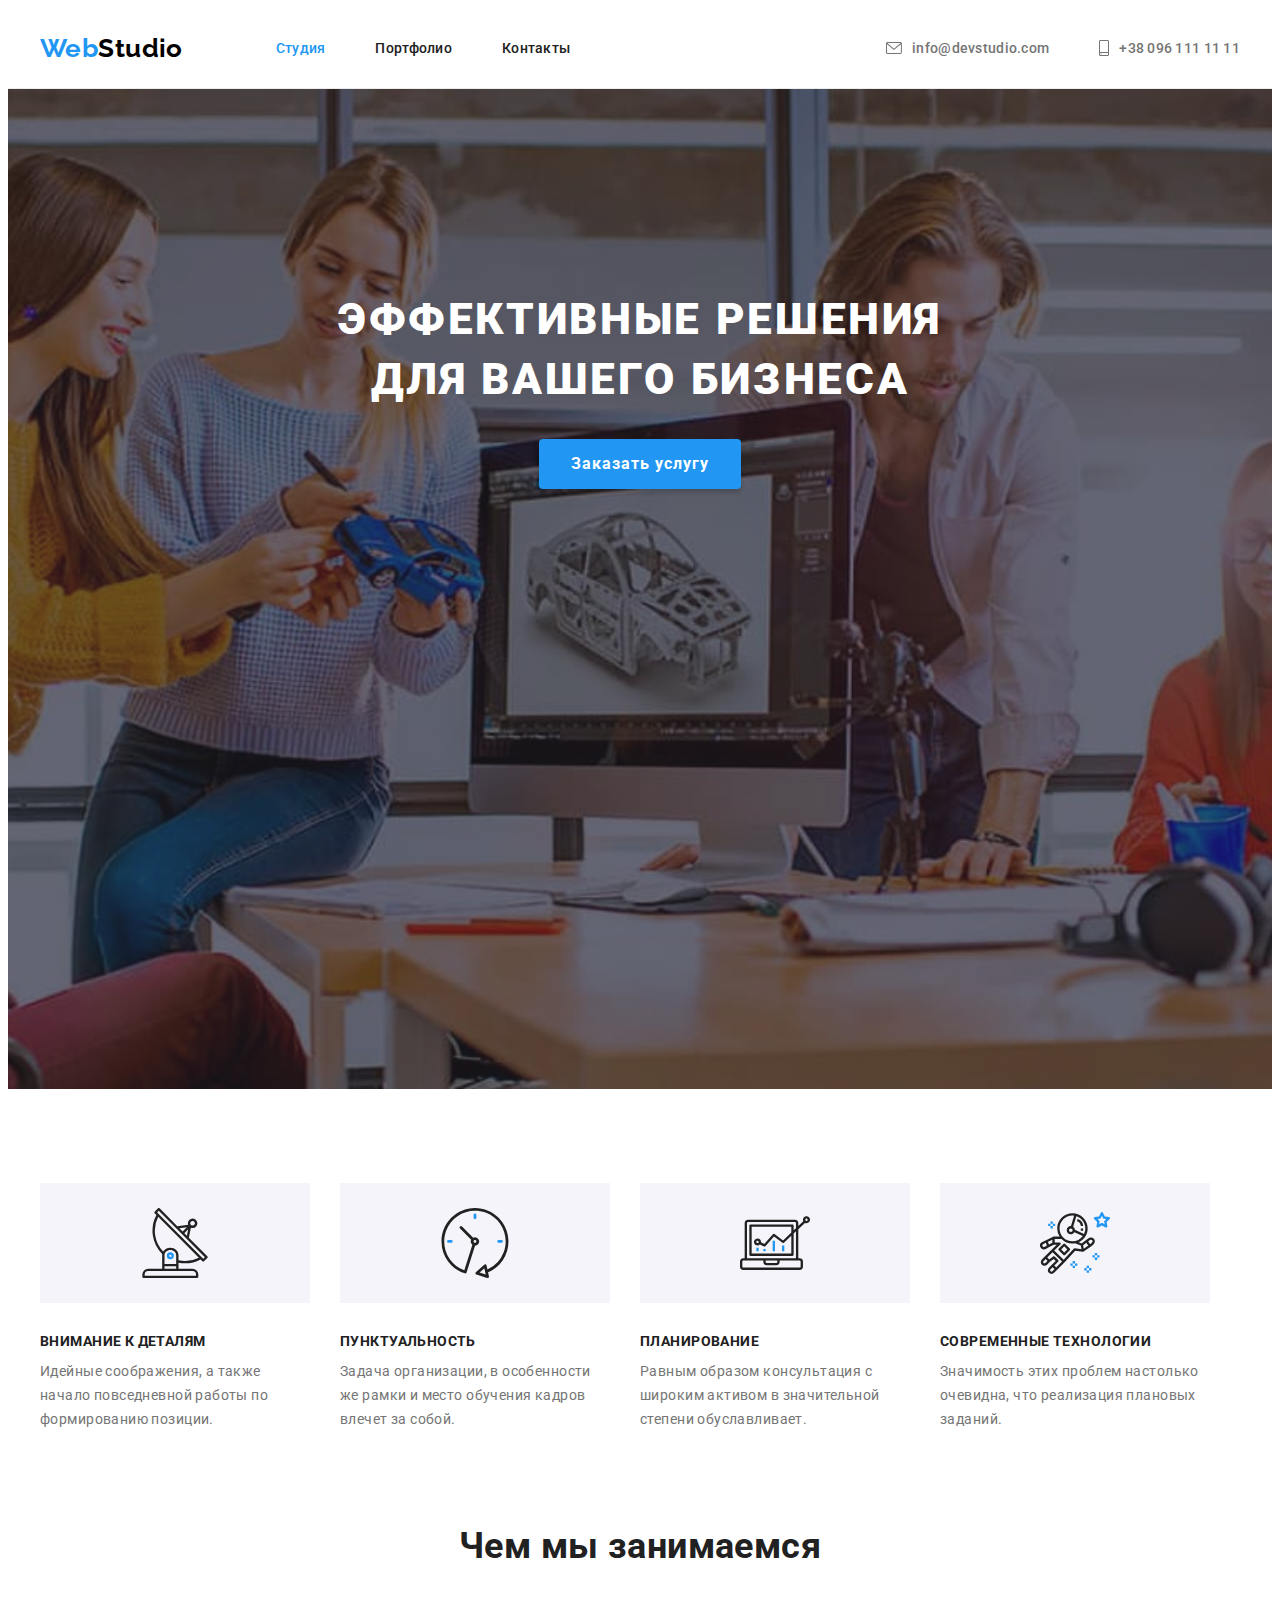
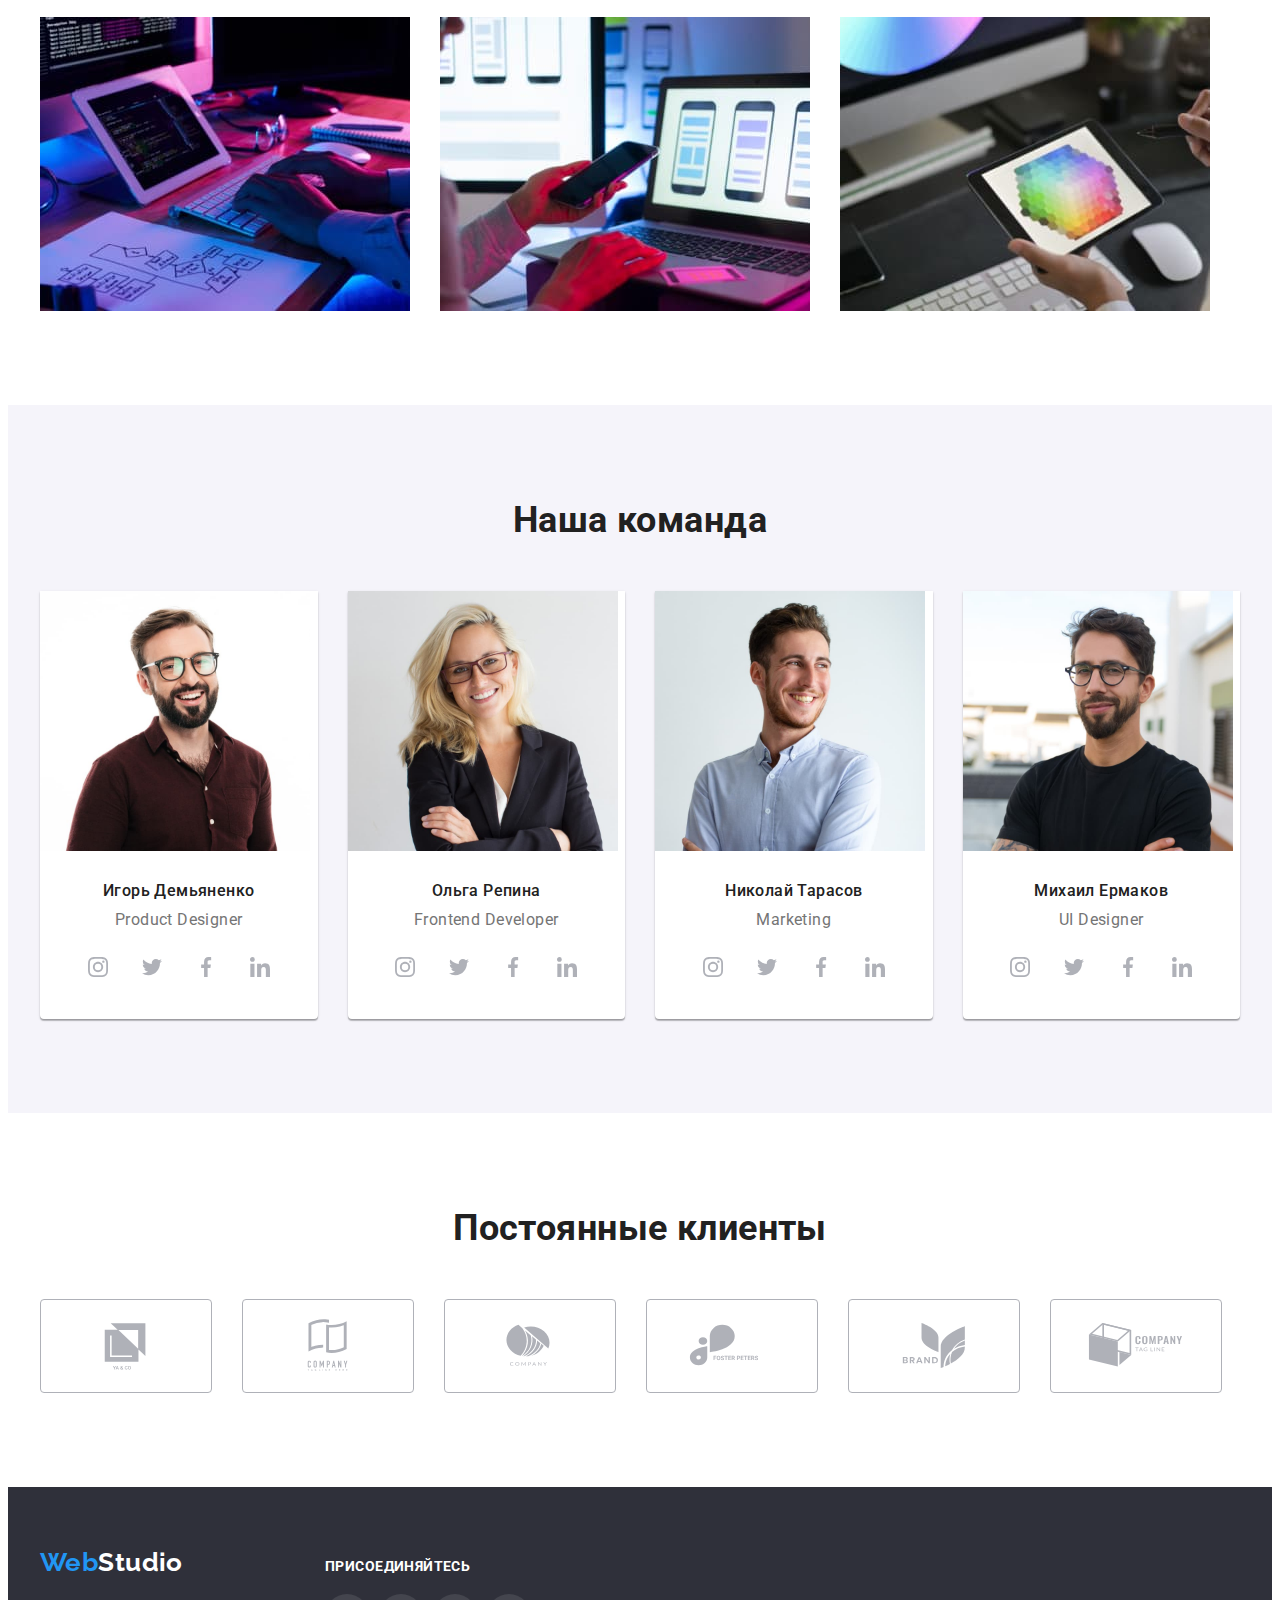
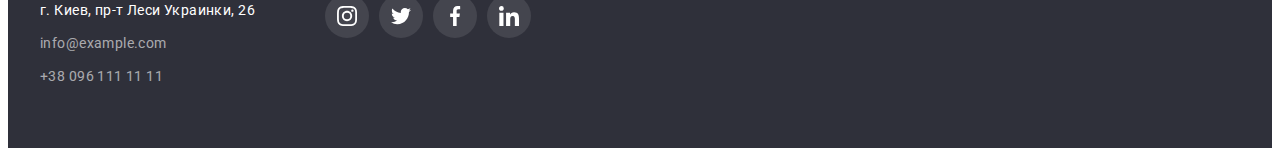
<file: index.html>
<!DOCTYPE html>
<html lang="ru">

<head>
  <meta charset="UTF-8" />
  <meta http-equiv="X-UA-Compatible" content="IE=edge" />
  <meta name="viewport" content="width=device-width, initial-scale=1.0" />
  <title>Студия</title>
  <link rel="preconnect" href="https://fonts.googleapis.com" />
  <link rel="preconnect" href="https://fonts.gstatic.com" crossorigin />
  <link href="https://fonts.googleapis.com/css2?family=Raleway:wght@700&family=Roboto:wght@400;500;700;900&display=swap"
    rel="stylesheet" />
  <!-- modern-nomalize start -->
  <link rel="stylesheet" href="https://cdnjs.cloudflare.com/ajax/libs/modern-normalize/1.1.0/modern-normalize.min.css"
    integrity="sha512-wpPYUAdjBVSE4KJnH1VR1HeZfpl1ub8YT/NKx4PuQ5NmX2tKuGu6U/JRp5y+Y8XG2tV+wKQpNHVUX03MfMFn9Q=="
    crossorigin="anonymous" referrerpolicy="no-referrer" />
  <!-- modern-nomalize end -->
  <link rel="stylesheet" href="./css/styles.css" />
</head>

<body>
  <!-- header -->
  <header class="header">
    <div class="container header-container">
      <a class="header-logo link" href="index.html" lang="en"><span class="accent-header">Web</span>Studio</a>
      <nav class="header-nav">
        <ul class="header-list list">
          <li class="header-item list">
            <a class="header-link header-link-current link" href="./index.html">Студия</a>
          </li>
          <li class="header-item list">
            <a class="header-link link" href="./portfolio.html">Портфолио</a>
          </li>
          <li class="header-item list">
            <a class="header-link link" href="#">Контакты</a>
          </li>
        </ul>
      </nav>
      <ul class="header-list list">
        <li class="header-contacts list">
          <a class="header-link header-mail link" href="mailto:info@devstudio.com">
            <svg class="header-icon" width="16" height="12">
              <use href="./images/icons.svg#icon-mail"></use>
            </svg>info@devstudio.com</a>
        </li>
        <li class="header-contacts list">
          <a class="header-link header-tel link" href="tel:+380961111111">
            <svg class="header-icon" width="10" height="16">
              <use href="./images/icons.svg#icon-phone"></use>
            </svg>+38 096 111 11 11</a>
        </li>
      </ul>
    </div>
  </header>

  <main>
    <!-- Шапка -->
    <section class="hero">
      <div class="hero-container">
        <h1 class="hero-title">Эффективные решения для вашего бизнеса</h1>
        <button class="hero-btn btn" type="button">Заказать услугу</button>
      </div>
    </section>

    <!-- Особенности -->
    <section class="features section">
      <div class="container">
        <h2 class="visually-hidden">Особенности</h2>
        <ul class="features-list list">
          <li class="features-item">
            <div class="features-icon">
              <svg width="70" height="70">
                <use href="./images/icons.svg#icon-antenna"></use>
              </svg>
            </div>
            <h3 class="features-title">Внимание к деталям</h3>
            <p class="features-descr">
              Идейные соображения, а также начало повседневной работы по формированию позиции.
            </p>
          </li>
          <li class="features-item">
            <div class="features-icon">
              <svg width="70" height="70">
                <use href="./images/icons.svg#icon-clock"></use>
              </svg>
            </div>

            <h3 class="features-title">Пунктуальность</h3>
            <p class="features-descr">
              Задача организации, в особенности же рамки и место обучения кадров влечет за собой.
            </p>
          </li>
          <li class="features-item">
            <div class="features-icon">
              <svg width="70" height="70">
                <use href="./images/icons.svg#icon-diagram"></use>
              </svg>
            </div>

            <h3 class="features-title">Планирование</h3>
            <p class="features-descr">
              Равным образом консультация с широким активом в значительной степени обуславливает.
            </p>
          </li>
          <li class="features-item">
            <div class="features-icon">
              <svg width="70" height="70">
                <use href="./images/icons.svg#icon-astronaut"></use>
              </svg>
            </div>

            <h3 class="features-title">Современные технологии</h3>
            <p class="features-descr">
              Значимость этих проблем настолько очевидна, что реализация плановых заданий.
            </p>
          </li>
        </ul>
      </div>
    </section>

    <!-- Чем мы занимаемся -->
    <section class="work section">
      <div class="container work-container">
        <h2 class="work-title">Чем мы занимаемся</h2>
        <ul class="work-list list">
          <li class="work-item">
            <img class="img work-item-img" src="./images/box1.jpg" alt="Верстка" width="370" height="294" />
          </li>
          <li class="work-item">
            <img class="img work-item-img" src="./images/box2.jpg" alt="Оптимизация под все устройства" width="370"
              height="294" />
          </li>
          <li class="work-item">
            <img class="img work-item-img" src="./images/box3.jpg" alt="Дизайн сайта" width="370" height="294" />
          </li>
        </ul>
      </div>
    </section>

    <!-- Наша команда -->
    <section class="team section">
      <div class="container">
        <h2 class="team-title">Наша команда</h2>
        <ul class="team-list list">
          <li class="team-item">
            <img class="img team-item-img" src="./images/teamcard1.jpg" lang="en" alt="Product Designer" width="270"
              height="260" />
            <div class="team-wrapper">
              <h3 class="team-item-title">Игорь Демьяненко</h3>
              <p class="team-item-descr">Product Designer</p>
              <ul class="socials list">
                <li class="socials-item-icon">
                  <a class="socials-link" href="#" target="_blank" rel="noopener noreferrer" aria-label="instagram">
                    <svg class="socials-icon" width="20" height="20">
                      <use href="./images/icons.svg#icon-instagram"></use>
                    </svg>
                  </a>
                </li>
                <li class="socials-item-icon">
                  <a class="socials-link link" href="#" target="_blank" rel="noopener noreferrer" aria-label="twitter">
                    <svg class="socials-icon" width="20" height="20">
                      <use href="./images/icons.svg#icon-twitter"></use>
                    </svg>
                  </a>
                </li>
                <li class="socials-item-icon">
                  <a class="socials-link" href="#" target="_blank" rel="noopener noreferrer" aria-label="facebook">
                    <svg class="socials-icon" width="20" height="20">
                      <use href="./images/icons.svg#icon-facebook"></use>
                    </svg>
                  </a>
                </li>
                <li class="socials-item-icon">
                  <a class="socials-link" href="#" target="_blank" rel="noopener noreferrer" aria-label="linkedin">
                    <svg class="socials-icon" width="20" height="20">
                      <use href="./images/icons.svg#icon-linkedin"></use>
                    </svg>
                  </a>
                </li>
              </ul>
            </div>
          </li>
          <li class="team-item">
            <img class="img team-item-img" src="./images/teamcard2.jpg" lang="en" alt="Frontend Developer" width="270"
              height="260" />
            <div class="team-wrapper">
              <h3 class="team-item-title">Ольга Репина</h3>
              <p class="team-item-descr">Frontend Developer</p>
              <ul class="socials list">
                <li class="socials-item-icon">
                  <a class="socials-link" href="#" target="_blank" rel="noopener noreferrer" aria-label="instagram">
                    <svg class="socials-icon" width="20" height="20">
                      <use href="./images/icons.svg#icon-instagram"></use>
                    </svg>
                  </a>
                </li>
                <li class="socials-item-icon">
                  <a class="socials-link link" href="#" target="_blank" rel="noopener noreferrer" aria-label="twitter">
                    <svg class="socials-icon" width="20" height="20">
                      <use href="./images/icons.svg#icon-twitter"></use>
                    </svg>
                  </a>
                </li>
                <li class="socials-item-icon link">
                  <a class="socials-link" href="#" target="_blank" rel="noopener noreferrer" aria-label="facebook">
                    <svg class="socials-icon" width="20" height="20">
                      <use href="./images/icons.svg#icon-facebook"></use>
                    </svg>
                  </a>
                </li>
                <li class="socials-item-icon link">
                  <a class="socials-link" href="#" target="_blank" rel="noopener noreferrer" aria-label="linkedin">
                    <svg class="socials-icon" width="20" height="20">
                      <use href="./images/icons.svg#icon-linkedin"></use>
                    </svg>
                  </a>
                </li>
              </ul>
            </div>
          </li>
          <li class="team-item">
            <img class="img team-item-img" src="./images/teamcard3.jpg" lang="en" alt="Marketing" width="270"
              height="260" />
            <div class="team-wrapper">
              <h3 class="team-item-title">Николай Тарасов</h3>
              <p class="team-item-descr">Marketing</p>
              <ul class="socials list">
                <li class="socials-item-icon">
                  <a class="socials-link" href="#" target="_blank" rel="noopener noreferrer" aria-label="instagram">
                    <svg class="socials-icon" width="20" height="20">
                      <use href="./images/icons.svg#icon-instagram"></use>
                    </svg>
                  </a>
                </li>
                <li class="socials-item-icon">
                  <a class="socials-link link" href="#" target="_blank" rel="noopener noreferrer" aria-label="twitter">
                    <svg class="socials-icon" width="20" height="20">
                      <use href="./images/icons.svg#icon-twitter"></use>
                    </svg>
                  </a>
                </li>
                <li class="socials-item-icon link">
                  <a class="socials-link" href="#" target="_blank" rel="noopener noreferrer" aria-label="facebook">
                    <svg class="socials-icon" width="20" height="20">
                      <use href="./images/icons.svg#icon-facebook"></use>
                    </svg>
                  </a>
                </li>
                <li class="socials-item-icon link">
                  <a class="socials-link" href="#" target="_blank" rel="noopener noreferrer" aria-label="linkedin">
                    <svg class="socials-icon" width="20" height="20">
                      <use href="./images/icons.svg#icon-linkedin"></use>
                    </svg>
                  </a>
                </li>
              </ul>
            </div>
          </li>
          <li class="team-item">
            <img class="img team-item-img" src="./images/teamcard4.jpg" lang="en" alt="UI Designer" width="270"
              height="260" />
            <div class="team-wrapper">
              <h3 class="team-item-title">Михаил Ермаков</h3>
              <p class="team-item-descr">UI Designer</p>
              <ul class="socials list">
                <li class="socials-item-icon">
                  <a class="socials-link" href="#" target="_blank" rel="noopener noreferrer" aria-label="instagram">
                    <svg class="socials-icon" width="20" height="20">
                      <use href="./images/icons.svg#icon-instagram"></use>
                    </svg>
                  </a>
                </li>
                <li class="socials-item-icon">
                  <a class="socials-link link" href="#" target="_blank" rel="noopener noreferrer" aria-label="twitter">
                    <svg class="socials-icon" width="20" height="20">
                      <use href="./images/icons.svg#icon-twitter"></use>
                    </svg>
                  </a>
                </li>
                <li class="socials-item-icon link">
                  <a class="socials-link" href="#" target="_blank" rel="noopener noreferrer" aria-label="facebook">
                    <svg class="socials-icon" width="20" height="20">
                      <use href="./images/icons.svg#icon-facebook"></use>
                    </svg>
                  </a>
                </li>
                <li class="socials-item-icon link">
                  <a class="socials-link" href="#" target="_blank" rel="noopener noreferrer" aria-label="linkedin">
                    <svg class="socials-icon" width="20" height="20">
                      <use href="./images/icons.svg#icon-linkedin"></use>
                    </svg>
                  </a>
                </li>
              </ul>
            </div>
          </li>
        </ul>
      </div>
    </section>
  </main>

  <!-- Regular customers -->
  <section class="section">
    <div class="customers-container container">
      <h2 class="customer-title">Постоянные клиенты</h2>
      <ul class="customers-list list">
        <li class="customers-item">
          <a class="customers-link" href="#" target="_blank" rel="noopener noreferrer" aria-label="instagram">
            <svg class="customers-icon" width="106" height="60">
              <use href="./images/icons.svg#icon-logo-1"></use>
            </svg>
          </a>
        </li>
        <li class="customers-item">
          <a class="customers-link" href="#" target="_blank" rel="noopener noreferrer" aria-label="instagram">
            <svg class="customers-icon" width="106" height="60">
              <use href="./images/icons.svg#icon-logo-2"></use>
            </svg>
          </a>
        </li>
        <li class="customers-item">
          <a class="customers-link" href="#" target="_blank" rel="noopener noreferrer" aria-label="instagram">
            <svg class="customers-icon" width="106" height="60">
              <use href="./images/icons.svg#icon-logo-3"></use>
            </svg>
          </a>
        </li>
        <li class="customers-item">
          <a class="customers-link" href="#" target="_blank" rel="noopener noreferrer" aria-label="instagram">
            <svg class="customers-icon" width="106" height="60">
              <use href="./images/icons.svg#icon-logo-4"></use>
            </svg>
          </a>
        </li>
        <li class="customers-item">
          <a class="customers-link" href="#" target="_blank" rel="noopener noreferrer" aria-label="instagram">
            <svg class="customers-icon" width="106" height="60">
              <use href="./images/icons.svg#icon-logo-5"></use>
            </svg>
          </a>
        </li>
        <li class="customers-item">
          <a class="customers-link" href="#" target="_blank" rel="noopener noreferrer" aria-label="instagram">
            <svg class="customers-icon" width="106" height="60">
              <use href="./images/icons.svg#icon-logo-6"></use>
            </svg>
          </a>
        </li>
      </ul>
    </div>
  </section>

  <!-- Подвал -->
  <footer class="footer">
    <div class="footer-container container">
      <div class="footer-container-address">
        <a class="footer-logo link" href="index.html" lang="en"><span class="accent-footer">Web</span><span
            class="second-footer-cl">Studio</span></a>
        <address class="address">
          <ul class="footer-list list">
            <li class="footer-item-map list">
              <a class="link" href="https://goo.gl/maps/kotDSWmVXza3ewrm8" target="_blank" rel="noreferrer noopener">г.
                Киев, пр-т Леси Украинки, 26</a>
            </li>
            <li class="footer-item list">
              <a class="footer-mail link" href="mailto:info@example.com">info@example.com</a>
            </li>
            <li class="footer-item list">
              <a class="footer-tel link" href="tel:+380961111111">+38 096 111 11 11</a>
            </li>
          </ul>
        </address>
      </div>
      <div class="footer-container-socials">
        <h3 class="footer-title">присоединяйтесь</h3>
        <ul class="socials list">
          <li class="socials-item-icon">
            <a class="footer-socials-link" href="#" target="_blank" rel="noopener noreferrer" aria-label="instagram">
              <svg class="footer-socials-icon" width="20" height="20">
                <use href="./images/icons.svg#icon-instagram"></use>
              </svg>
            </a>
          </li>
          <li class="socials-item-icon">
            <a class="footer-socials-link" href="#" target="_blank" rel="noopener noreferrer" aria-label="twitter">
              <svg class="footer-socials-icon" width="20" height="20">
                <use href="./images/icons.svg#icon-twitter"></use>
              </svg>
            </a>
          </li>
          <li class="socials-item-icon link">
            <a class="footer-socials-link" href="#" target="_blank" rel="noopener noreferrer" aria-label="facebook">
              <svg class="footer-socials-icon" width="20" height="20">
                <use href="./images/icons.svg#icon-facebook"></use>
              </svg>
            </a>
          </li>
          <li class="socials-item-icon link">
            <a class="footer-socials-link" href="#" target="_blank" rel="noopener noreferrer" aria-label="linkedin">
              <svg class="footer-socials-icon" width="20" height="20">
                <use href="./images/icons.svg#icon-linkedin"></use>
              </svg>
            </a>
          </li>
        </ul>
      </div>
    </div>
  </footer>
</body>
</html>
</file>
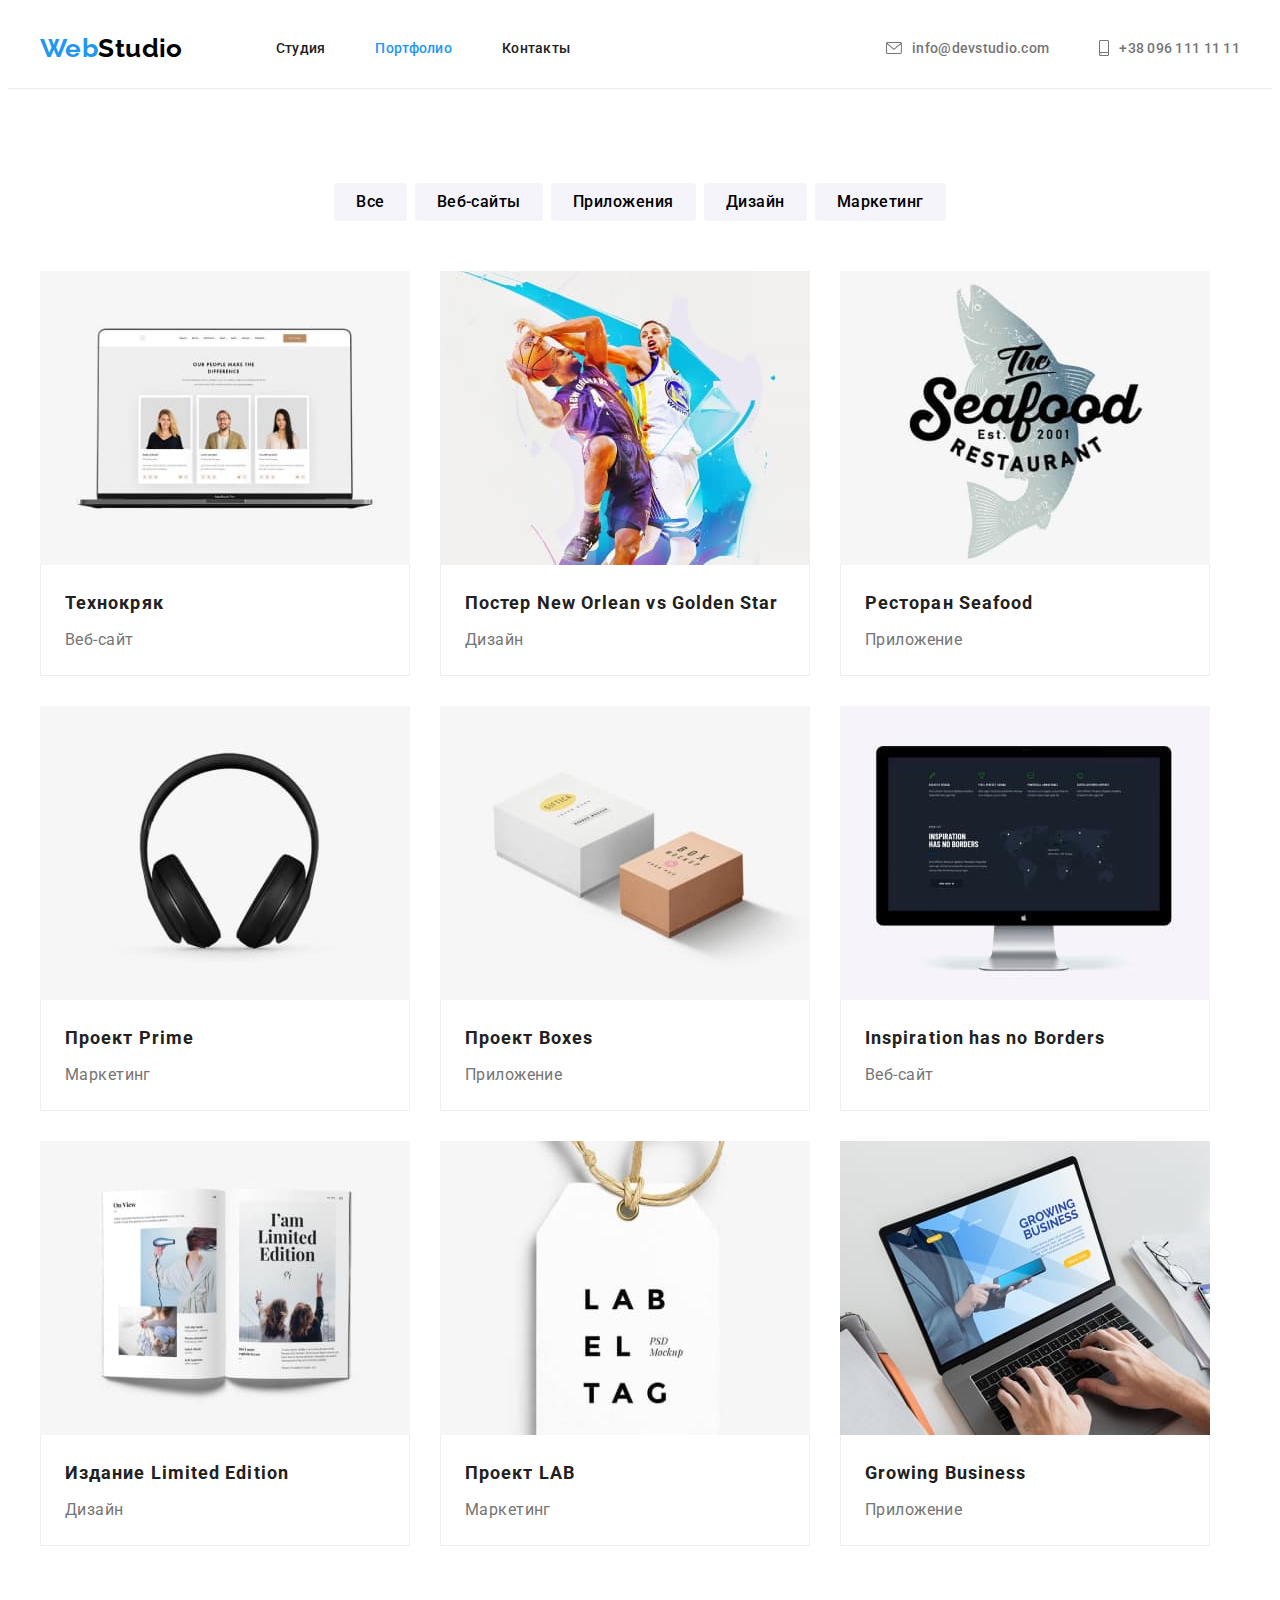
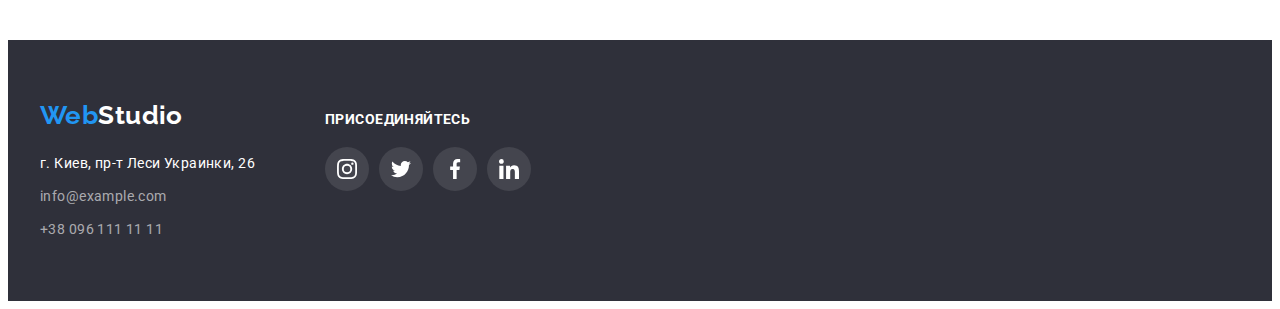
<file: portfolio.html>
<!DOCTYPE html>
<html lang="ru">

<head>
  <meta charset="UTF-8" />
  <meta http-equiv="X-UA-Compatible" content="IE=edge" />
  <meta name="viewport" content="width=device-width, initial-scale=1.0" />
  <title>Портфолио</title>
  <link rel="preconnect" href="https://fonts.googleapis.com" />
  <link rel="preconnect" href="https://fonts.gstatic.com" crossorigin />
  <link href="https://fonts.googleapis.com/css2?family=Raleway:wght@700&family=Roboto:wght@400;500;700;900&display=swap"
    rel="stylesheet" />
  <!-- modern-nomalize start -->
  <link rel="stylesheet" href="https://cdnjs.cloudflare.com/ajax/libs/modern-normalize/1.1.0/modern-normalize.min.css"
    integrity="sha512-wpPYUAdjBVSE4KJnH1VR1HeZfpl1ub8YT/NKx4PuQ5NmX2tKuGu6U/JRp5y+Y8XG2tV+wKQpNHVUX03MfMFn9Q=="
    crossorigin="anonymous" referrerpolicy="no-referrer" />
  <!-- modern-nomalize end -->
  <link rel="stylesheet" href="./css/styles.css" />
</head>

<body>
  <!-- header -->
  <header class="header">
    <div class="container header-container">
      <a class="header-logo link" href="index.html" lang="en"><span class="accent-header">Web</span>Studio</a>
      <nav class="header-nav">
        <ul class="header-list list">
          <li class="header-item list">
            <a class="header-link link" href="./index.html">Студия</a>
          </li>
          <li class="header-item list">
            <a class="header-link header-link-current link" href="./portfolio.html">Портфолио</a>
          </li>
          <li class="header-item list">
            <a class="header-link link" href="#">Контакты</a>
          </li>
        </ul>
      </nav>
      <ul class="header-list list">
        <li class="header-contacts list">
          <a class="header-link header-mail link" href="mailto:info@devstudio.com">
            <svg class="header-icon" width="16" height="12">
              <use href="./images/icons.svg#icon-mail"></use>
            </svg>info@devstudio.com</a>
        </li>
        <li class="header-contacts list">
          <a class="header-link header-tel link" href="tel:+380961111111">
            <svg class="header-icon" width="10" height="16">
              <use href="./images/icons.svg#icon-phone"></use>
            </svg>+38 096 111 11 11</a>
        </li>
      </ul>
    </div>
  </header>

  <main>
    <!-- Чем занимается компания, примеры работ -->

    <section class="portfolio section">
      <div class="container">
        <h1 class="visually-hidden">Примеры работ</h1>
        <ul class="portfolio-list-btn list">
          <li class="portfolio-item">
            <button type="button" class="portfolio-item-btn btn">Все</button>
          </li>
          <li class="portfolio-item">
            <button type="button" class="portfolio-item-btn btn">Веб-сайты</button>
          </li>
          <li class="portfolio-item">
            <button type="button" class="portfolio-item-btn btn">Приложения</button>
          </li>
          <li class="portfolio-item">
            <button type="button" class="portfolio-item-btn btn">Дизайн</button>
          </li>
          <li class="portfolio-item">
            <button type="button" class="portfolio-item-btn btn">Маркетинг</button>
          </li>
        </ul>

        <ul class="portfolio-list-img list">
          <li class="gallery-item">
            <a class="gallery-link link" href="#">
              <img class="img gallery-item-img" src="./images/portfolio/portfolio-1.jpg" alt="Технокряк" width="370" />
              <div class="gallery-wrapper">
                <h2 class="gallery-item-title">Технокряк</h2>
                <p class="gallery-item-descr">Веб-сайт</p>
              </div>
            </a>
          </li>
          <li class="gallery-item">
            <a class="gallery-link link" href="#">
              <img class="img gallery-item-img" src="./images/portfolio/portfolio-2.jpg"
                alt="Постер New Orlean vs Golden Star" width="370" />
              <div class="gallery-wrapper">
                <h2 class="gallery-item-title">Постер New Orlean vs Golden Star</h2>
                <p class="gallery-item-descr">Дизайн</p>
              </div>
            </a>
          </li>
          <li class="gallery-item">
            <a class="gallery-link link" href="#">
              <img class="img gallery-item-img" src="./images/portfolio/portfolio-3.jpg" alt="Ресторан Seafood"
                width="370" />
              <div class="gallery-wrapper">
                <h2 class="gallery-item-title">Ресторан Seafood</h2>
                <p class="gallery-item-descr">Приложение</p>
              </div>
            </a>
          </li>
          <li class="gallery-item">
            <a class="gallery-link link" href="#">
              <img class="img gallery-item-img" src="./images/portfolio/portfolio-4.jpg" alt="Проект Prime"
                width="370" />
              <div class="gallery-wrapper">
                <h2 class="gallery-item-title">Проект Prime</h2>
                <p class="gallery-item-descr">Маркетинг</p>
              </div>
            </a>
          </li>
          <li class="gallery-item">
            <a class="gallery-link link" href="#">
              <img class="img gallery-item-img" src="./images/portfolio/portfolio-5.jpg" alt="Проект Boxes"
                width="370" />
              <div class="gallery-wrapper">
                <h2 class="gallery-item-title">Проект Boxes</h2>
                <p class="gallery-item-descr">Приложение</p>
              </div>
            </a>
          </li>
          <li class="gallery-item">
            <a class="gallery-link link" href="#">
              <img class="img gallery-item-img" src="./images/portfolio/portfolio-6.jpg"
                alt="Inspiration has no Borders" width="370" />
              <div class="gallery-wrapper">
                <h2 class="gallery-item-title" lang="en">Inspiration has no Borders</h2>
                <p class="gallery-item-descr">Веб-сайт</p>
              </div>
            </a>
          </li>
          <li class="gallery-item">
            <a class="gallery-link link" href="#">
              <img class="img gallery-item-img" src="./images/portfolio/portfolio-7.jpg" alt="Издание Limited Edition"
                width="370" />
              <div class="gallery-wrapper">
                <h2 class="gallery-item-title">Издание Limited Edition</h2>
                <p class="gallery-item-descr">Дизайн</p>
              </div>
            </a>
          </li>
          <li class="gallery-item">
            <a class="gallery-link link" href="#">
              <img class="img gallery-item-img" src="./images/portfolio/portfolio-8.jpg" alt="Проект LAB" width="370" />
              <div class="gallery-wrapper">
                <h2 class="gallery-item-title">Проект LAB</h2>
                <p class="gallery-item-descr">Маркетинг</p>
              </div>
            </a>
          </li>
          <li class="gallery-item">
            <a class="gallery-link link" href="#">
              <img class="img gallery-item-img" src="./images/portfolio/portfolio-9.jpg" alt="Growing Business"
                width="370" />
              <div class="gallery-wrapper">
                <h2 class="gallery-item-title" lang="en">Growing Business</h2>
                <p class="gallery-item-descr">Приложение</p>
              </div>
            </a>
          </li>
        </ul>
      </div>
    </section>
  </main>

  <!-- Подвал -->
  <footer class="footer">
    <div class="footer-container container">
      <div class="footer-container-address">
        <a class="footer-logo link" href="index.html" lang="en"><span class="accent-footer">Web</span><span
            class="second-footer-cl">Studio</span></a>
        <address class="address">
          <ul class="footer-list list">
            <li class="footer-item-map list">
              <a class="link" href="https://goo.gl/maps/kotDSWmVXza3ewrm8" target="_blank" rel="noreferrer noopener">г.
                Киев, пр-т Леси Украинки, 26</a>
            </li>
            <li class="footer-item list">
              <a class="footer-mail link" href="mailto:info@example.com">info@example.com</a>
            </li>
            <li class="footer-item list">
              <a class="footer-tel link" href="tel:+380961111111">+38 096 111 11 11</a>
            </li>
          </ul>
        </address>
      </div>
      <div class="footer-container-socials">
        <h3 class="footer-title">присоединяйтесь</h3>
        <ul class="socials list">
          <li class="socials-item-icon">
            <a class="footer-socials-link" href="#" target="_blank" rel="noopener noreferrer" aria-label="instagram">
              <svg class="footer-socials-icon" width="20" height="20">
                <use href="./images/icons.svg#icon-instagram"></use>
              </svg>
            </a>
          </li>
          <li class="socials-item-icon">
            <a class="footer-socials-link" href="#" target="_blank" rel="noopener noreferrer" aria-label="twitter">
              <svg class="footer-socials-icon" width="20" height="20">
                <use href="./images/icons.svg#icon-twitter"></use>
              </svg>
            </a>
          </li>
          <li class="socials-item-icon link">
            <a class="footer-socials-link" href="#" target="_blank" rel="noopener noreferrer" aria-label="facebook">
              <svg class="footer-socials-icon" width="20" height="20">
                <use href="./images/icons.svg#icon-facebook"></use>
              </svg>
            </a>
          </li>
          <li class="socials-item-icon link">
            <a class="footer-socials-link" href="#" target="_blank" rel="noopener noreferrer" aria-label="linkedin">
              <svg class="footer-socials-icon" width="20" height="20">
                <use href="./images/icons.svg#icon-linkedin"></use>
              </svg>
            </a>
          </li>
        </ul>
      </div>
    </div>
  </footer>
</body>

</html>
</file>
<file: css/styles.css>
/* Шрифты
  font-family: 'Raleway', sans-serif;
  font-family: 'Roboto', sans-serif;
} */

/* outline: 2px solid red;
  outline-offset: -2px; */

:root {
  /* fonts */
  --main-font: 'Roboto', sans-serif;
  --secondary-font: 'Raleway', sans-serif;
  /* txt colors */
  --main-txt-cl: #212121;
  --main-txt-item: #757575;
  --main-link-cl: #2196f3;
  --btn-txt-cl: #ffffff;
  --second-header-logo-cl: #000000;

  /* bg colors */
  --dark-bg-cl: #2f303a;
  --team-bg-cl: #f5f4fa;
  --main-bt-bg-cl: #188ce8;
  --white-bg-cl: #ffffff;

  /* others */
  --border-cl: #eeeeee;
  --main-icon-cl: #afb1b8;
}
body {
  font-family: var(--main-font);
  color: var(--main-txt-cl);
  background-color: var(--white-bg-cl);
  letter-spacing: 0.03em;
  font-size: 14px;
}

/* reset styles */

h1,
h2,
h3,
h4,
h5,
h6,
p {
  margin: 0;
}
.link {
  text-decoration: none;
  color: currentColor;
}

.list {
  list-style: none;
  padding: 0;
  margin: 0;
}

/* base styles */
.container {
  width: 1200px;
  padding-left: 15px;
  padding-right: 15px;
  margin-left: auto;
  margin-right: auto;
}
.btn {
  font-family: inherit;
  cursor: pointer;
  border: none;
}

/*---------------------------- header ----------------------*/
.header {
  border-bottom: 1px solid #ececec;
}
.header-container {
  display: flex;
  align-items: center;
}

.header-logo {
  margin-right: 93px;
}

.header-nav {
  margin-right: auto;
}

.header-logo,
.footer-logo {
  color: var(--second-header-logo-cl);
  font-family: 'Raleway';
  font-style: normal;
  font-weight: 700;
  font-size: 26px;
  line-height: calc(31 / 26);
}

.accent-header,
.accent-footer {
  color: var(--main-link-cl);
}

/* .header-container {
  display: flex;
  gap: 10px;
} */

.header-link {
  display: flex;
  padding-top: 32px;
  padding-bottom: 32px;
  font-weight: 500;
  line-height: calc(16 / 14);
  letter-spacing: 0.02em;
  align-items: center;
}

.header-icon {
  fill: currentColor;
  cursor: pointer;
  margin-right: 10px;
}

/* header hover focus */

.header-link:hover,
.header-link:focus,
.header-contacts:hover,
.header-contacts:focus {
  color: var(--main-link-cl);
}

.header-contacts:hover .header-icon,
.header-contacts:focus .header-icon {
  fill: var(--main-link-cl);
}

.header-list {
  display: flex;
  gap: 50px;
}

.header-mail,
.header-tel{
  color: var(--main-txt-item);
}
.header-link-current {
  color: var(--main-link-cl);
}

/* все img */
.img {
  display: block;
  max-width: 100%;
  height: auto;
}

/* -------------------<!-- Шапка --> hero -------------------------*/

.hero-container {
  text-align: center;

  height: 600px;
  max-width: 1600px;

  margin-left: auto;
  margin-right: auto;

  padding: 200px 0;

  background-color: #c4c4c4;
  background-size: cover;
  background-position: center;
  background-repeat: no-repeat;
  background-image: linear-gradient(to right, rgba(47, 47, 58, 0.4), rgba(47, 47, 58, 0.4)),
    url(../images/hero-bgn.jpg);
}

.hero-title {
  width: 696px;
  margin: 0 auto;
  margin-bottom: 30px;
  font-weight: 900;
  font-size: 44px;
  line-height: calc(60 / 44);
  color: var(--btn-txt-cl);
  text-transform: uppercase;
  letter-spacing: 0.06em;
}

.hero-btn {
  padding: 10px 32px;
  color: var(--btn-txt-cl);
  font-weight: 700;
  font-size: 16px;
  line-height: calc(30 / 16);
  background: var(--main-link-cl);
  letter-spacing: 0.06em;
  box-shadow: 0px 4px 4px rgba(0, 0, 0, 0.15);
  border-radius: 4px;
}

.hero-btn:hover,
.hero-btn:focus {
  background: var(--main-bt-bg-cl);
}

/* <!--------------------------- Особенности --------------------> */
.section {
  padding-top: 94px;
  padding-bottom: 94px;
}

.visually-hidden {
  position: absolute;
  white-space: nowrap;
  width: 1px;
  height: 1px;
  overflow: hidden;
  border: 0;
  padding: 0;
  clip: rect(0 0 0 0);
  clip-path: inset(50%);
  margin: -1px;
}
.features-list {
  display: flex;
  gap: 30px;
}

.features-item {
  width: 270px;
}

.features-icon {
  display: flex;
  align-items: center;
  justify-content: center;

  margin-bottom: 30px;

  width: 270px;
  height: 120px;
  background-color: #f5f4fa;

  /* outline: 2px solid red;
  outline-offset: -2px; */
}

.features-title {
  margin-bottom: 10px;
  flex-basis: calc((100%-90px) / 4);

  font-size: 14px;
  line-height: calc(16 / 14);
  text-transform: uppercase;
}
.features-descr {
  line-height: calc(24 / 14);
  color: var(--main-txt-item);
}

/* <!---------------------Чем мы занимаемся ------------------> */
.work {
  padding-top: 0px;
}

.work-title,
.team-title,
.customer-title {
  text-align: center;
  margin-bottom: 50px;
  font-size: 36px;
  line-height: calc(42 / 36);
}
.work-list,
.team-list {
  display: flex;
  gap: 30px;
}

/* <!----------------------- Наша команда ---------------------> */

.team {
  background: var(--team-bg-cl);
}

.team-item {
  flex-basis: calc((100% - 30px * 3) / 4);
  background: var(--white-bg-cl);
  box-shadow: 0px 1px 3px rgba(0, 0, 0, 0.12), 0px 1px 1px rgba(0, 0, 0, 0.14),
    0px 2px 1px rgba(0, 0, 0, 0.2);
  border-radius: 0px 0px 4px 4px;
}

.team-wrapper {
  text-align: center;
  padding-top: 30px;
  padding-bottom: 30px;
}
.team-item-title {
  margin-bottom: 10px;
  font-weight: 500;
  font-size: 16px;
  line-height: calc(19 / 16);
}
.team-item-descr {
  margin-bottom: 16px;
  text-align: center;
  font-weight: 400;
  font-size: 16px;
  line-height: calc(19 / 16);
  color: var(--main-txt-item);
}

/* -----------------------Портфолио------------------------- */

.portfolio-list-btn {
  margin-bottom: 50px;
  display: flex;
  justify-content: center;
  gap: 8px;
}

.portfolio-item-btn:hover,
.portfolio-item-btn:focus {
  background: var(--main-link-cl);
  color: var(--btn-txt-cl);
  box-shadow: 0px 3px 1px rgba(0, 0, 0, 0.1), 0px 1px 2px rgba(0, 0, 0, 0.08),
    0px 2px 2px rgba(0, 0, 0, 0.12);
}

.portfolio-item-btn {
  padding: 6px 22px;
  font-weight: 500;
  font-size: 16px;
  line-height: calc(26 / 16);
  letter-spacing: 0.03em;
  background-color: var(--team-bg-cl);
  border: none;
  border-radius: 4px;
}

.current-btn {
  background: var(--main-link-cl);
  color: var(--btn-txt-cl);
  box-shadow: 0px 3px 1px rgba(0, 0, 0, 0.1), 0px 1px 2px rgba(0, 0, 0, 0.08),
    0px 2px 2px rgba(0, 0, 0, 0.12);
  border-radius: 4px;
}

.portfolio-list-img {
  display: flex;
  flex-wrap: wrap;
  gap: 30px;
}

.gallery-link{
  display: block;
}

.gallery-link:hover,
.gallery-link:focus {
  box-shadow: 0px 1px 1px rgba(0, 0, 0, 0.12), 0px 4px 4px rgba(0, 0, 0, 0.06),
    1px 4px 6px rgba(0, 0, 0, 0.16);
}

.gallery-wrapper {
  padding-top: 20px;
  padding-left: 24px;
  padding-right: 24px;
  padding-bottom: 20px;
  border: 1px solid var(--border-cl);
  border-top: none;
}
.gallery-item-title {
  margin-bottom: 4px;
  font-weight: 700;
  font-size: 18px;
  line-height: calc(36 / 18);
  letter-spacing: 0.06em;
}

.gallery-item-descr {
  font-size: 16px;
  line-height: calc(30 / 16);
  color: var(--main-txt-item);
}

/* <!--------------- Regular customers -----------------------> */

.customers-list {
  display: flex;
  /* align-items: center;
  justify-content: center; */
  gap: 30px;
}
.customers-link {
  display: flex;
  align-items: center;
  justify-content: center;

  border: 1px solid #afb1b8;
  border-radius: 4px;

  width: 170px;
  height: 92px;
  color: var(--main-icon-cl);
}

.customers-icon {
  fill: currentColor;
}

.customers-link:hover,
.customers-link:focus {
  border: 1px solid var(--main-link-cl);
}

.customers-link:hover .customers-icon,
.customers-link:focus .customers-icon {
  fill: var(--main-link-cl);
}

/*---------------------- footer------------------------------- */

.footer {
  padding-top: 60px;
  padding-bottom: 60px;
  background: var(--dark-bg-cl);
}

.footer-container {
  display: flex;
  align-items: baseline;

  gap: 70px;
}

.address {
  margin-top: 20px;
  font-style: normal;
}
.footer-list {
  line-height: calc(24 / 14);
}

.footer-item-map {
  margin-bottom: 9px;
  color: #ffffff;
}
.footer-item {
  color: rgba(255, 255, 255, 0.6);
}

.footer-item:not(:last-child) {
  margin-bottom: 9px;
}

.footer-mail:hover,
.footer-mail:focus,
.footer-tel:hover,
.footer-tel:focus,
.footer-item-map:hover,
.footer-item-map:focus {
  color: var(--main-link-cl);
}
.second-footer-cl {
  color: var(--btn-txt-cl);
}

.footer-title {
  font-size: 14px;
  line-height: calc(16 / 14);
  text-transform: uppercase;
  color: var(--btn-txt-cl);
  padding-bottom: 20px;
}

.footer-socials-link {
  display: flex;
  align-items: center;
  justify-content: center;

  width: 44px;
  height: 44px;
  border-radius: 50%;

  background-color: #44454e;

  color: var(--btn-txt-cl);
}
.footer-socials-icon{
  fill: currentColor;
}

.footer-socials-link:hover,
.footer-socials-link:focus {
  background-color: var(--main-link-cl);
}

/* --------------Socials----------- */
.socials {
  display: flex;
  justify-content: center;
  gap: 10px;
}

.socials-link {
  display: flex;
  align-items: center;
  justify-content: center;

  width: 44px;
  height: 44px;
  border-radius: 50%;
}

.socials-link{
 fill: var(--main-icon-cl); 
}
.socials-icon {
  color: currentColor;
}

.socials-link:hover,
.socials-link:focus {
  background-color: var(--main-link-cl);
}

.socials-link:hover .socials-icon,
.socials-link:focus .socials-icon {
  fill: var(--white-bg-cl);
}
</file>
